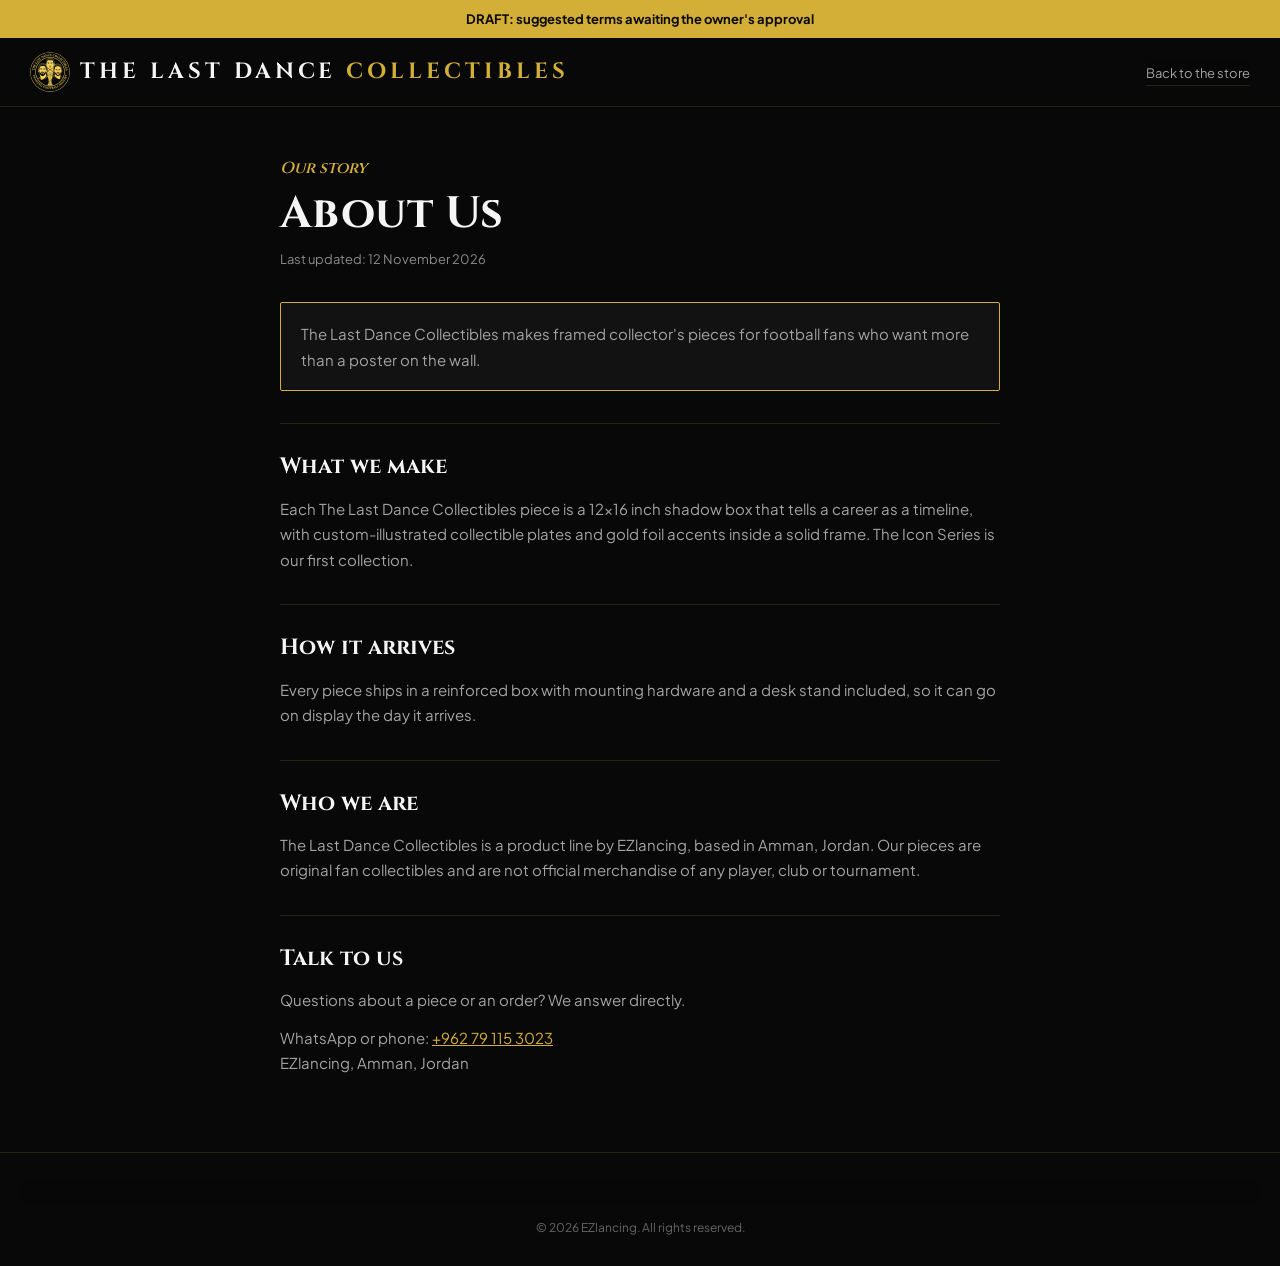
<file: about.html>
<!DOCTYPE html>
<html lang="en">
<head>
<meta charset="UTF-8"/>
<meta name="viewport" content="width=device-width, initial-scale=1.0"/>
<meta name="robots" content="noindex"/>
<meta name="description" content="About The Last Dance Collectibles: framed collector pieces for football fans, by EZlancing in Amman, Jordan."/>
<meta name="theme-color" content="#0a0a0a"/>
<title>About Us | The Last Dance Collectibles</title>
<link rel="icon" type="image/png" href="favicon.png"/>
<link rel="stylesheet" href="pages.css"/>
<link rel="stylesheet" href="theme.css"/>
</head>
<body>
<div class="draft-banner">DRAFT: suggested terms awaiting the owner's approval</div>
<header>
  <a class="wordmark" href="./"><img src="logo-mark.png" alt="" width="40" height="40" class="wordmark-logo"/>THE LAST DANCE <b>COLLECTIBLES</b></a>
  <nav><a href="./#ex-buy-section">Back to the store</a></nav>
</header>
<main>
  <p class="eyebrow">Our story</p>
  <h1>About Us</h1>
  <p class="updated">Last updated: 12 November 2026</p>
  <div class="summary">
    <p>The Last Dance Collectibles makes framed collector's pieces for football fans who want more than a poster on the wall.</p>
  </div>
  <h2>What we make</h2>
  <p>Each The Last Dance Collectibles piece is a 12×16 inch shadow box that tells a career as a timeline, with custom-illustrated collectible plates and gold foil accents inside a solid frame. The Icon Series is our first collection.</p>
  <h2>How it arrives</h2>
  <p>Every piece ships in a reinforced box with mounting hardware and a desk stand included, so it can go on display the day it arrives.</p>
  <h2>Who we are</h2>
  <p>The Last Dance Collectibles is a product line by EZlancing, based in Amman, Jordan. Our pieces are original fan collectibles and are not official merchandise of any player, club or tournament.</p>
  <h2>Talk to us</h2>
  <p>Questions about a piece or an order? We answer directly.</p>
<p>WhatsApp or phone: <a href="https://wa.me/962791153023" target="_blank" rel="noopener">+962 79 115 3023</a><br/>EZlancing, Amman, Jordan</p>
</main>
<footer>
  <nav><a href="about.html">About Us</a><a href="shipping.html">Shipping policy</a><a href="returns.html">Return and refund policy</a><a href="privacy.html">Privacy policy</a><a href="terms.html">Terms of service</a></nav>
  <p>© 2026 EZlancing. All rights reserved.</p>
</footer>
</body>
</html>
</file>
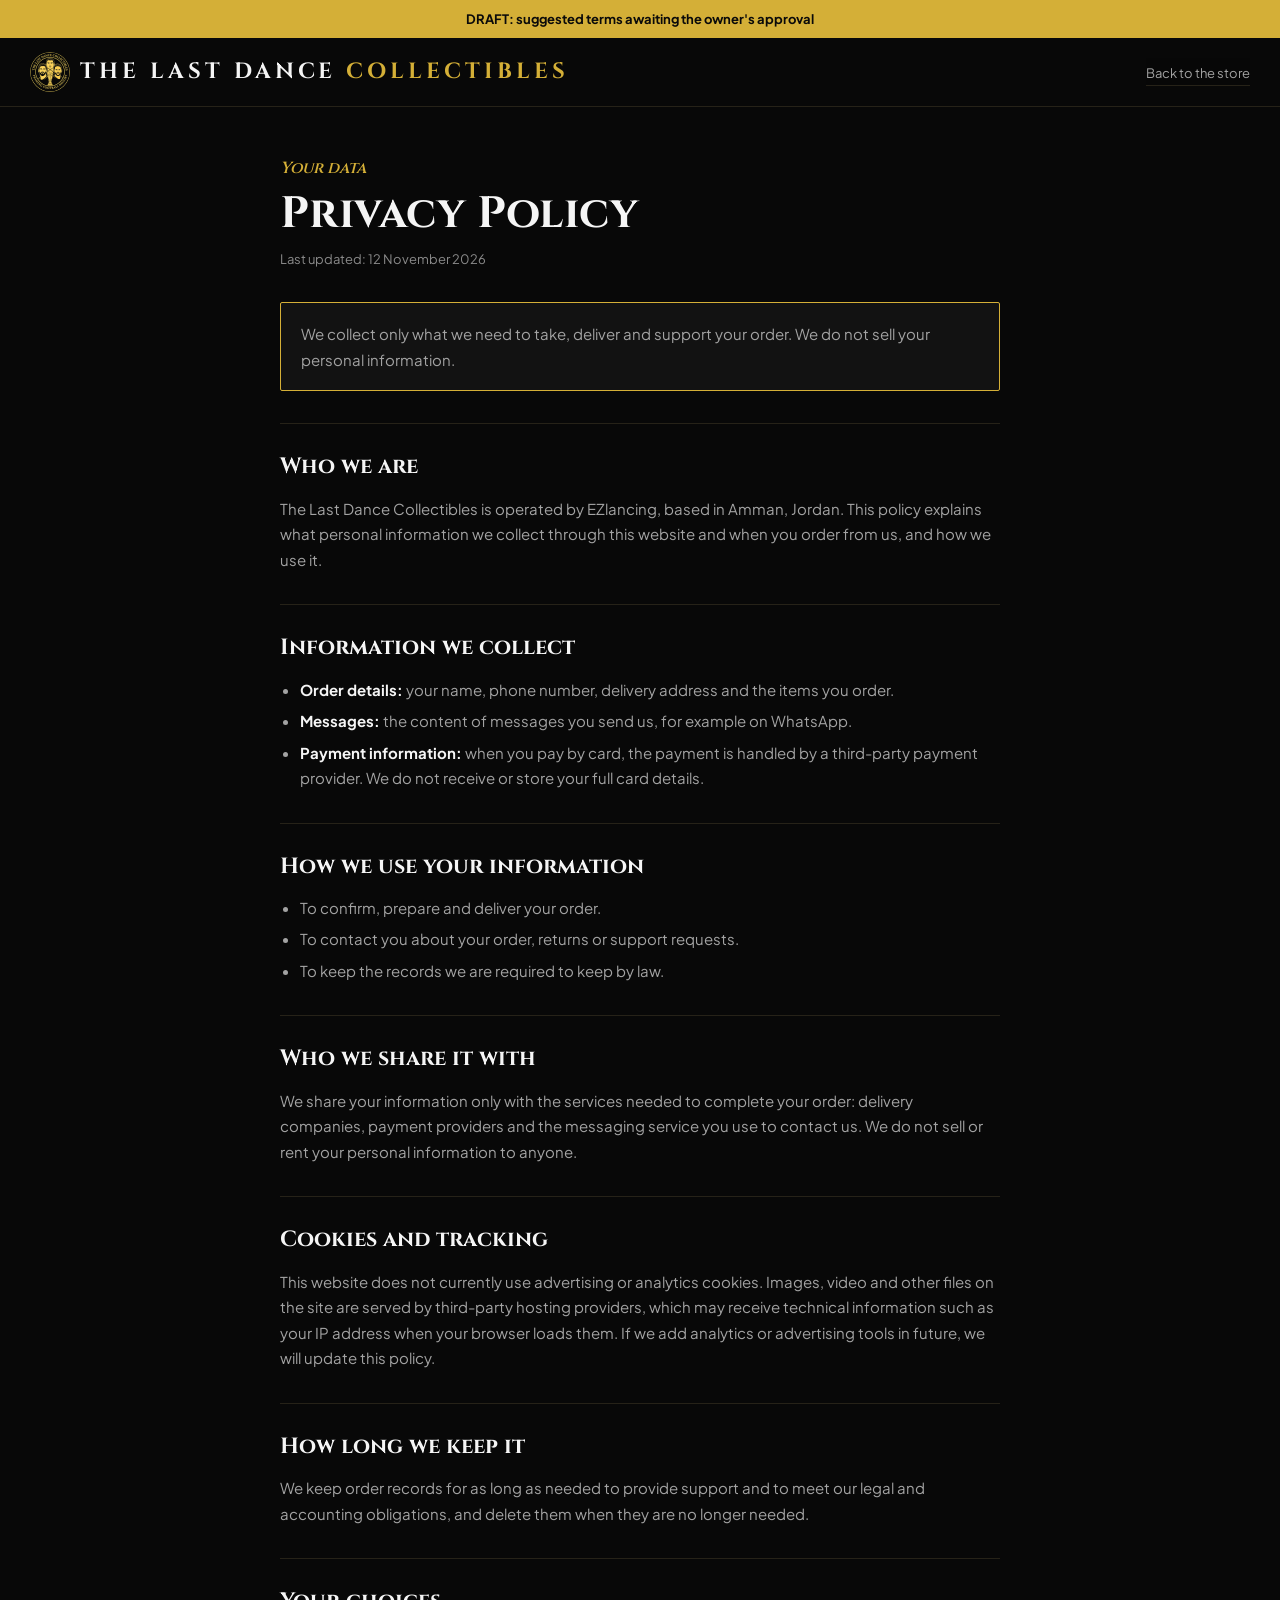
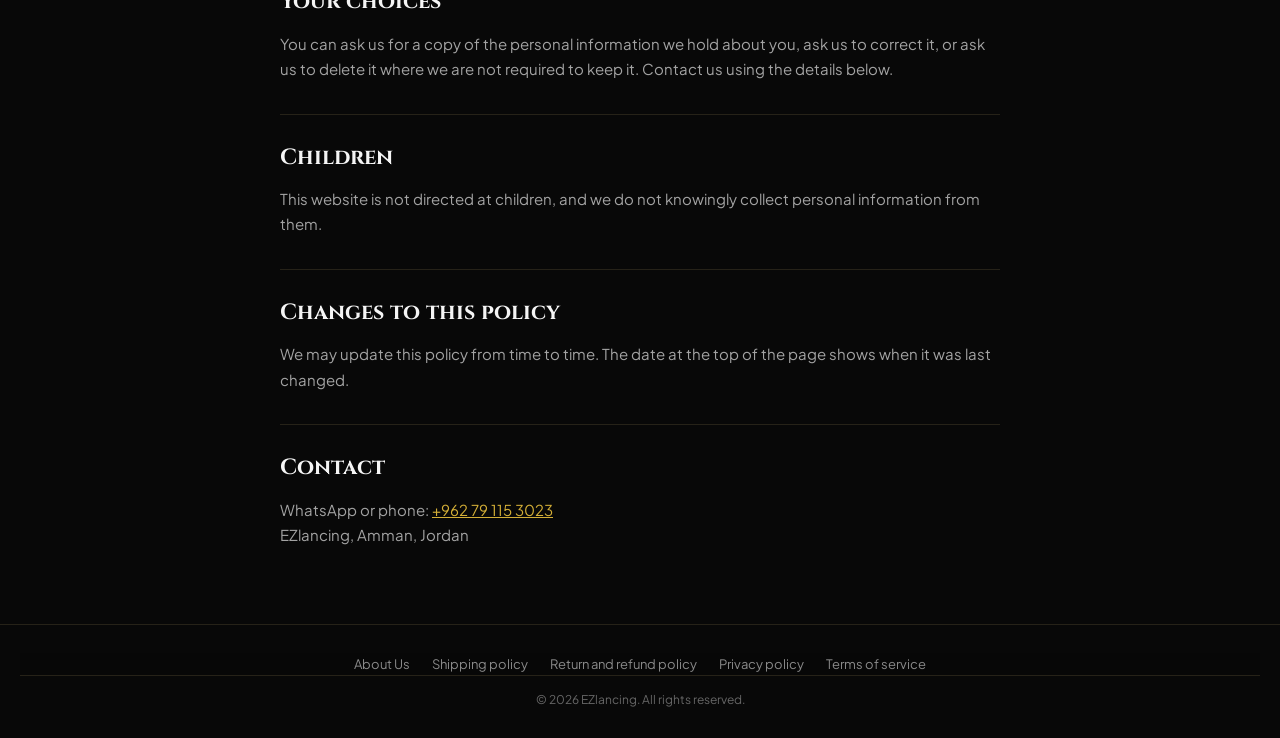
<file: privacy.html>
<!DOCTYPE html>
<html lang="en">
<head>
<meta charset="UTF-8"/>
<meta name="viewport" content="width=device-width, initial-scale=1.0"/>
<meta name="robots" content="noindex"/>
<meta name="description" content="The Last Dance Collectibles privacy policy: what information we collect, how we use it and your choices."/>
<meta name="theme-color" content="#0a0a0a"/>
<title>Privacy Policy | The Last Dance Collectibles</title>
<link rel="icon" type="image/png" href="favicon.png"/>
<link rel="stylesheet" href="pages.css"/>
<link rel="stylesheet" href="theme.css"/>
</head>
<body>
<div class="draft-banner">DRAFT: suggested terms awaiting the owner's approval</div>
<header>
  <a class="wordmark" href="./"><img src="logo-mark.png" alt="" width="40" height="40" class="wordmark-logo"/>THE LAST DANCE <b>COLLECTIBLES</b></a>
  <nav><a href="./#ex-buy-section">Back to the store</a></nav>
</header>
<main>
  <p class="eyebrow">Your data</p>
  <h1>Privacy Policy</h1>
  <p class="updated">Last updated: 12 November 2026</p>
  <div class="summary">
    <p>We collect only what we need to take, deliver and support your order. We do not sell your personal information.</p>
  </div>
  <h2>Who we are</h2>
  <p>The Last Dance Collectibles is operated by EZlancing, based in Amman, Jordan. This policy explains what personal information we collect through this website and when you order from us, and how we use it.</p>
  <h2>Information we collect</h2>
  <ul>
    <li><strong>Order details:</strong> your name, phone number, delivery address and the items you order.</li>
    <li><strong>Messages:</strong> the content of messages you send us, for example on WhatsApp.</li>
    <li><strong>Payment information:</strong> when you pay by card, the payment is handled by a third-party payment provider. We do not receive or store your full card details.</li>
  </ul>
  <h2>How we use your information</h2>
  <ul>
    <li>To confirm, prepare and deliver your order.</li>
    <li>To contact you about your order, returns or support requests.</li>
    <li>To keep the records we are required to keep by law.</li>
  </ul>
  <h2>Who we share it with</h2>
  <p>We share your information only with the services needed to complete your order: delivery companies, payment providers and the messaging service you use to contact us. We do not sell or rent your personal information to anyone.</p>
  <h2>Cookies and tracking</h2>
  <p>This website does not currently use advertising or analytics cookies. Images, video and other files on the site are served by third-party hosting providers, which may receive technical information such as your IP address when your browser loads them. If we add analytics or advertising tools in future, we will update this policy.</p>
  <h2>How long we keep it</h2>
  <p>We keep order records for as long as needed to provide support and to meet our legal and accounting obligations, and delete them when they are no longer needed.</p>
  <h2>Your choices</h2>
  <p>You can ask us for a copy of the personal information we hold about you, ask us to correct it, or ask us to delete it where we are not required to keep it. Contact us using the details below.</p>
  <h2>Children</h2>
  <p>This website is not directed at children, and we do not knowingly collect personal information from them.</p>
  <h2>Changes to this policy</h2>
  <p>We may update this policy from time to time. The date at the top of the page shows when it was last changed.</p>
  <h2>Contact</h2>
<p>WhatsApp or phone: <a href="https://wa.me/962791153023" target="_blank" rel="noopener">+962 79 115 3023</a><br/>EZlancing, Amman, Jordan</p>
</main>
<footer>
  <nav><a href="about.html">About Us</a><a href="shipping.html">Shipping policy</a><a href="returns.html">Return and refund policy</a><a href="privacy.html">Privacy policy</a><a href="terms.html">Terms of service</a></nav>
  <p>© 2026 EZlancing. All rights reserved.</p>
</footer>
</body>
</html>
</file>
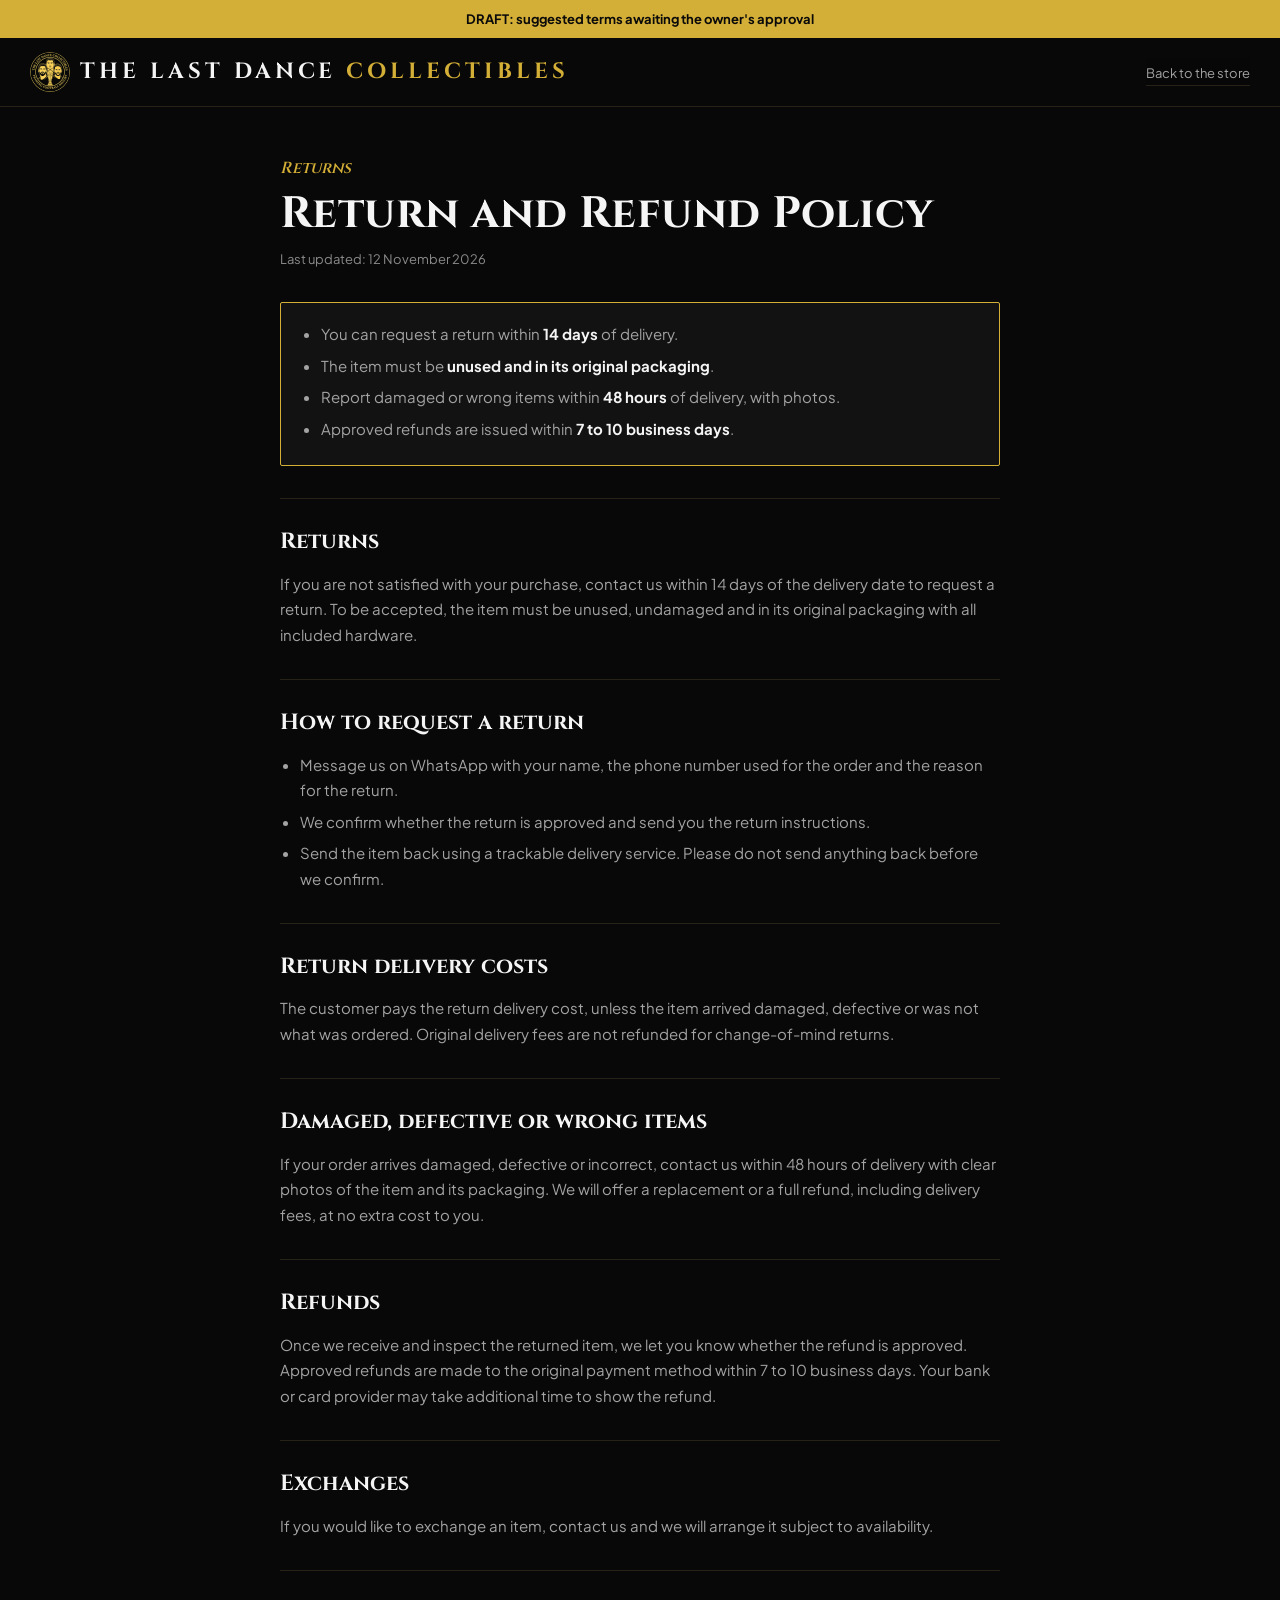
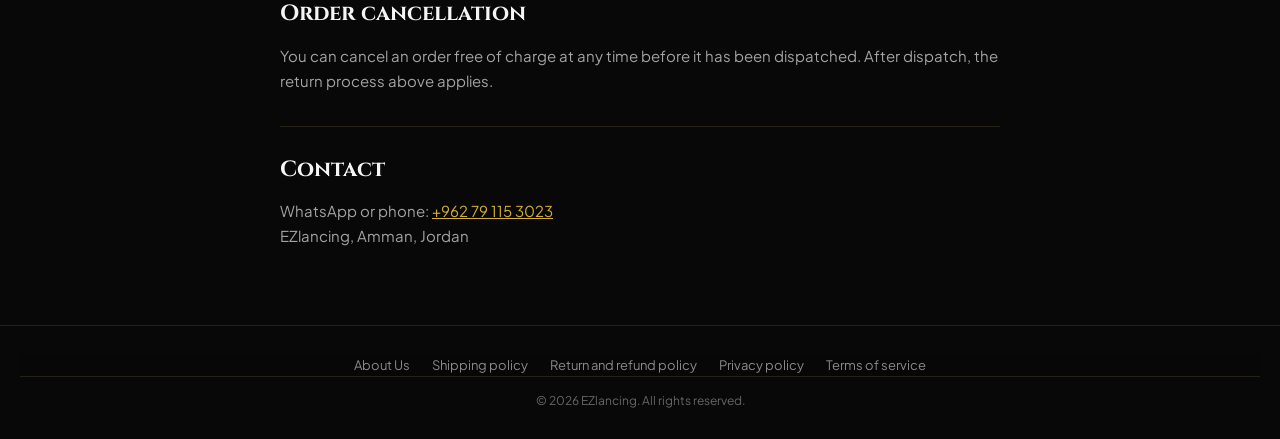
<file: returns.html>
<!DOCTYPE html>
<html lang="en">
<head>
<meta charset="UTF-8"/>
<meta name="viewport" content="width=device-width, initial-scale=1.0"/>
<meta name="robots" content="noindex"/>
<meta name="description" content="The Last Dance Collectibles return and refund policy: return window, conditions, damaged items and refunds."/>
<meta name="theme-color" content="#0a0a0a"/>
<title>Return and Refund Policy | The Last Dance Collectibles</title>
<link rel="icon" type="image/png" href="favicon.png"/>
<link rel="stylesheet" href="pages.css"/>
<link rel="stylesheet" href="theme.css"/>
</head>
<body>
<div class="draft-banner">DRAFT: suggested terms awaiting the owner's approval</div>
<header>
  <a class="wordmark" href="./"><img src="logo-mark.png" alt="" width="40" height="40" class="wordmark-logo"/>THE LAST DANCE <b>COLLECTIBLES</b></a>
  <nav><a href="./#ex-buy-section">Back to the store</a></nav>
</header>
<main>
  <p class="eyebrow">Returns</p>
  <h1>Return and Refund Policy</h1>
  <p class="updated">Last updated: 12 November 2026</p>
  <div class="summary">
    <ul>
      <li>You can request a return within <strong>14 days</strong> of delivery.</li>
      <li>The item must be <strong>unused and in its original packaging</strong>.</li>
      <li>Report damaged or wrong items within <strong>48 hours</strong> of delivery, with photos.</li>
      <li>Approved refunds are issued within <strong>7 to 10 business days</strong>.</li>
    </ul>
  </div>
  <h2>Returns</h2>
  <p>If you are not satisfied with your purchase, contact us within 14 days of the delivery date to request a return. To be accepted, the item must be unused, undamaged and in its original packaging with all included hardware.</p>
  <h2>How to request a return</h2>
  <ul>
    <li>Message us on WhatsApp with your name, the phone number used for the order and the reason for the return.</li>
    <li>We confirm whether the return is approved and send you the return instructions.</li>
    <li>Send the item back using a trackable delivery service. Please do not send anything back before we confirm.</li>
  </ul>
  <h2>Return delivery costs</h2>
  <p>The customer pays the return delivery cost, unless the item arrived damaged, defective or was not what was ordered. Original delivery fees are not refunded for change-of-mind returns.</p>
  <h2>Damaged, defective or wrong items</h2>
  <p>If your order arrives damaged, defective or incorrect, contact us within 48 hours of delivery with clear photos of the item and its packaging. We will offer a replacement or a full refund, including delivery fees, at no extra cost to you.</p>
  <h2>Refunds</h2>
  <p>Once we receive and inspect the returned item, we let you know whether the refund is approved. Approved refunds are made to the original payment method within 7 to 10 business days. Your bank or card provider may take additional time to show the refund.</p>
  <h2>Exchanges</h2>
  <p>If you would like to exchange an item, contact us and we will arrange it subject to availability.</p>
  <h2>Order cancellation</h2>
  <p>You can cancel an order free of charge at any time before it has been dispatched. After dispatch, the return process above applies.</p>
  <h2>Contact</h2>
<p>WhatsApp or phone: <a href="https://wa.me/962791153023" target="_blank" rel="noopener">+962 79 115 3023</a><br/>EZlancing, Amman, Jordan</p>
</main>
<footer>
  <nav><a href="about.html">About Us</a><a href="shipping.html">Shipping policy</a><a href="returns.html">Return and refund policy</a><a href="privacy.html">Privacy policy</a><a href="terms.html">Terms of service</a></nav>
  <p>© 2026 EZlancing. All rights reserved.</p>
</footer>
</body>
</html>
</file>
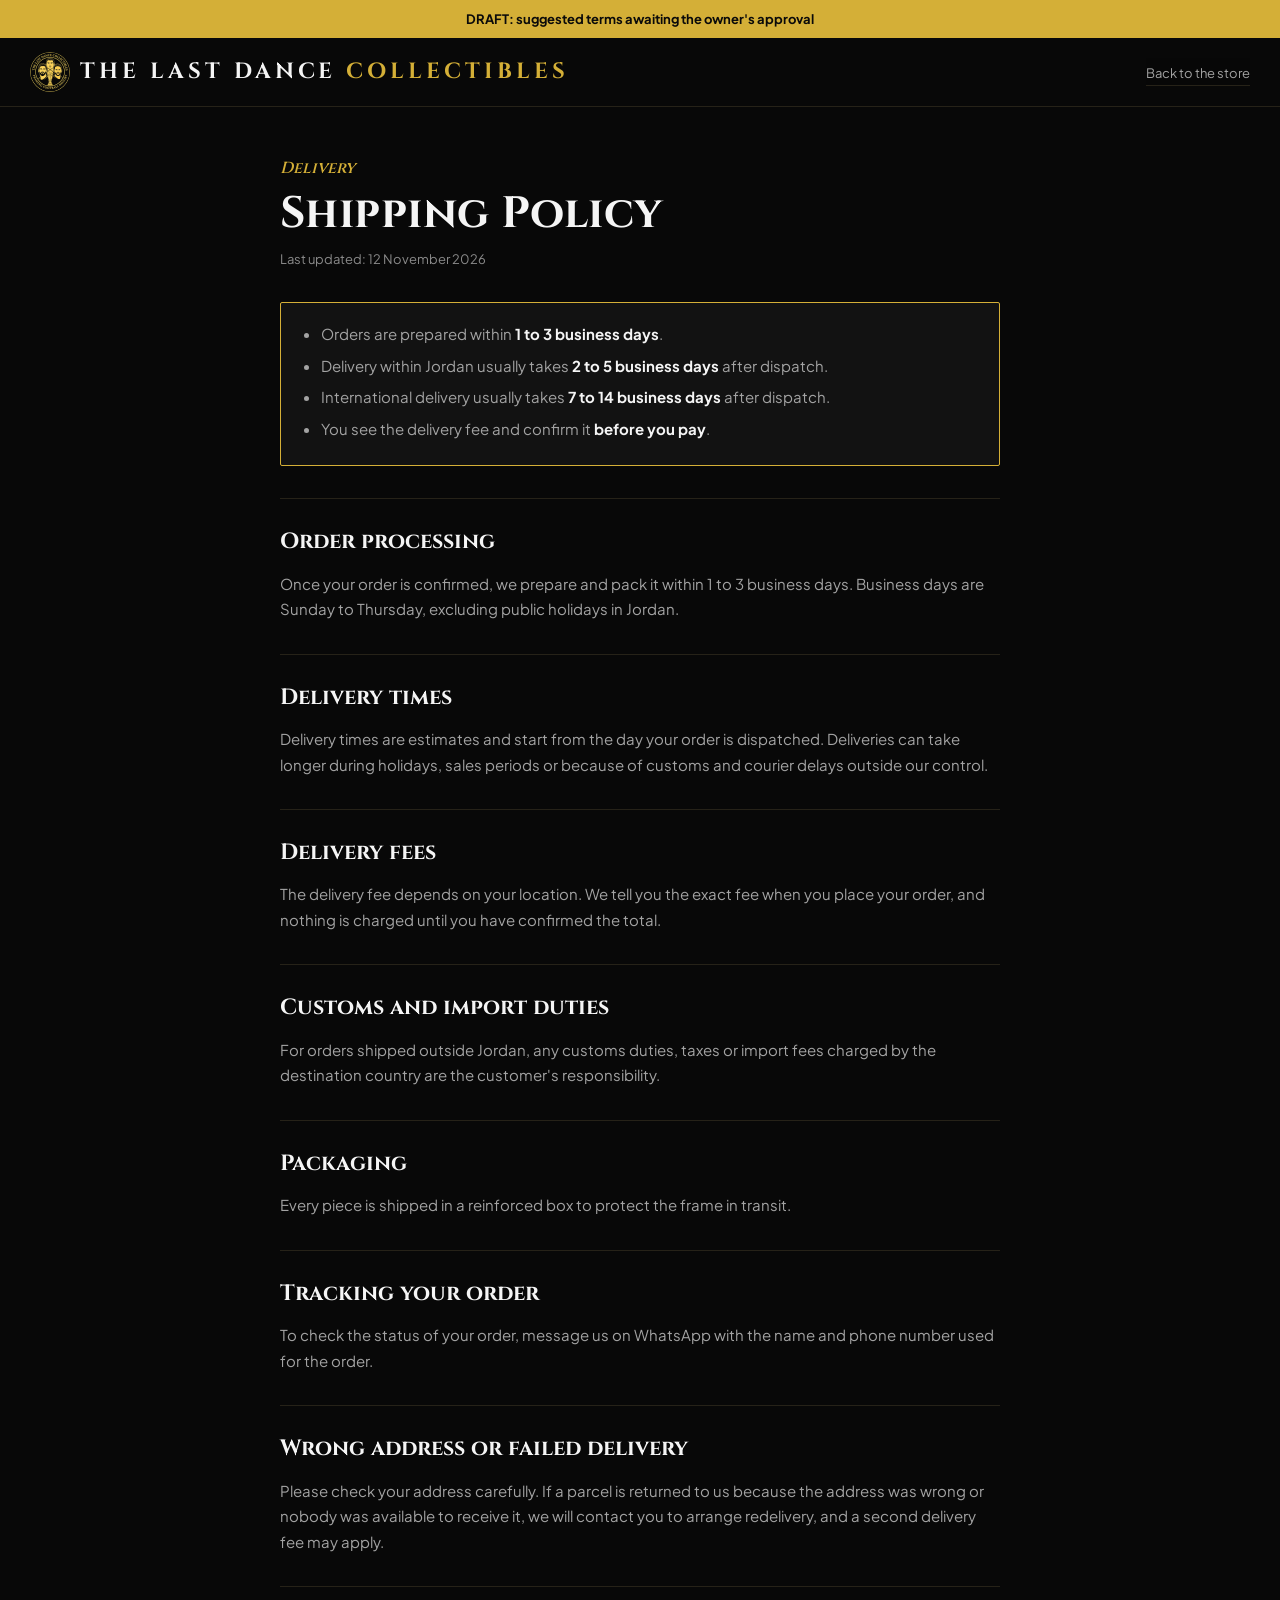
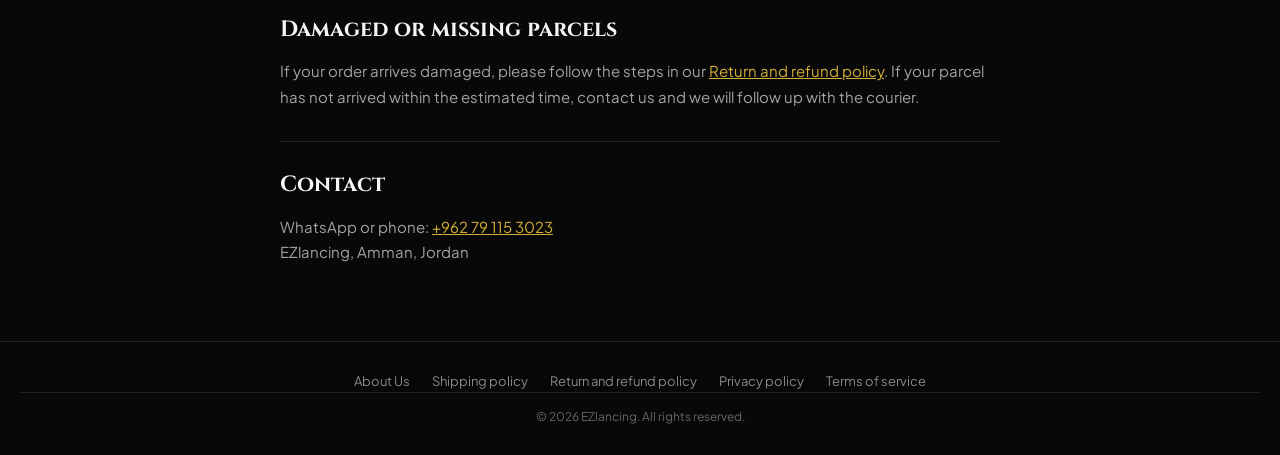
<file: shipping.html>
<!DOCTYPE html>
<html lang="en">
<head>
<meta charset="UTF-8"/>
<meta name="viewport" content="width=device-width, initial-scale=1.0"/>
<meta name="robots" content="noindex"/>
<meta name="description" content="The Last Dance Collectibles shipping policy: processing times, delivery estimates, fees and tracking."/>
<meta name="theme-color" content="#0a0a0a"/>
<title>Shipping Policy | The Last Dance Collectibles</title>
<link rel="icon" type="image/png" href="favicon.png"/>
<link rel="stylesheet" href="pages.css"/>
<link rel="stylesheet" href="theme.css"/>
</head>
<body>
<div class="draft-banner">DRAFT: suggested terms awaiting the owner's approval</div>
<header>
  <a class="wordmark" href="./"><img src="logo-mark.png" alt="" width="40" height="40" class="wordmark-logo"/>THE LAST DANCE <b>COLLECTIBLES</b></a>
  <nav><a href="./#ex-buy-section">Back to the store</a></nav>
</header>
<main>
  <p class="eyebrow">Delivery</p>
  <h1>Shipping Policy</h1>
  <p class="updated">Last updated: 12 November 2026</p>
  <div class="summary">
    <ul>
      <li>Orders are prepared within <strong>1 to 3 business days</strong>.</li>
      <li>Delivery within Jordan usually takes <strong>2 to 5 business days</strong> after dispatch.</li>
      <li>International delivery usually takes <strong>7 to 14 business days</strong> after dispatch.</li>
      <li>You see the delivery fee and confirm it <strong>before you pay</strong>.</li>
    </ul>
  </div>
  <h2>Order processing</h2>
  <p>Once your order is confirmed, we prepare and pack it within 1 to 3 business days. Business days are Sunday to Thursday, excluding public holidays in Jordan.</p>
  <h2>Delivery times</h2>
  <p>Delivery times are estimates and start from the day your order is dispatched. Deliveries can take longer during holidays, sales periods or because of customs and courier delays outside our control.</p>
  <h2>Delivery fees</h2>
  <p>The delivery fee depends on your location. We tell you the exact fee when you place your order, and nothing is charged until you have confirmed the total.</p>
  <h2>Customs and import duties</h2>
  <p>For orders shipped outside Jordan, any customs duties, taxes or import fees charged by the destination country are the customer's responsibility.</p>
  <h2>Packaging</h2>
  <p>Every piece is shipped in a reinforced box to protect the frame in transit.</p>
  <h2>Tracking your order</h2>
  <p>To check the status of your order, message us on WhatsApp with the name and phone number used for the order.</p>
  <h2>Wrong address or failed delivery</h2>
  <p>Please check your address carefully. If a parcel is returned to us because the address was wrong or nobody was available to receive it, we will contact you to arrange redelivery, and a second delivery fee may apply.</p>
  <h2>Damaged or missing parcels</h2>
  <p>If your order arrives damaged, please follow the steps in our <a href="returns.html">Return and refund policy</a>. If your parcel has not arrived within the estimated time, contact us and we will follow up with the courier.</p>
  <h2>Contact</h2>
<p>WhatsApp or phone: <a href="https://wa.me/962791153023" target="_blank" rel="noopener">+962 79 115 3023</a><br/>EZlancing, Amman, Jordan</p>
</main>
<footer>
  <nav><a href="about.html">About Us</a><a href="shipping.html">Shipping policy</a><a href="returns.html">Return and refund policy</a><a href="privacy.html">Privacy policy</a><a href="terms.html">Terms of service</a></nav>
  <p>© 2026 EZlancing. All rights reserved.</p>
</footer>
</body>
</html>
</file>
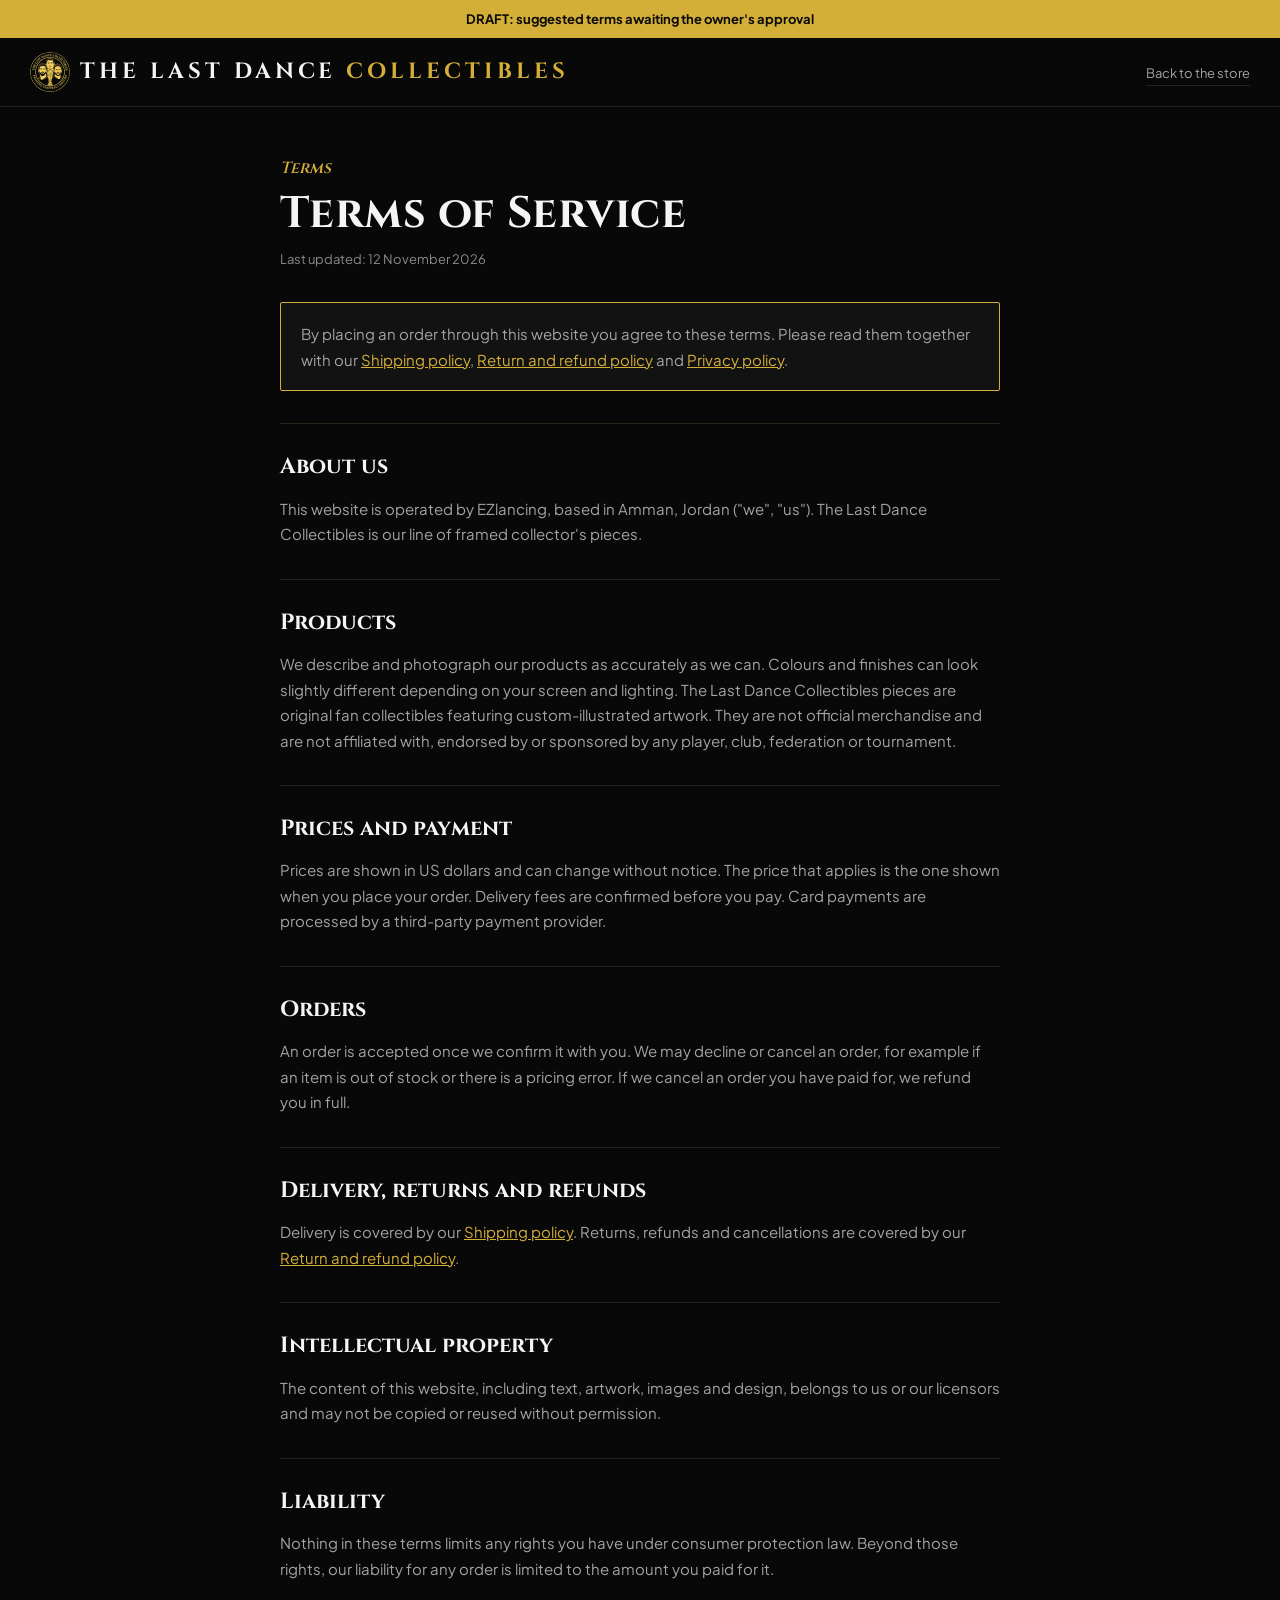
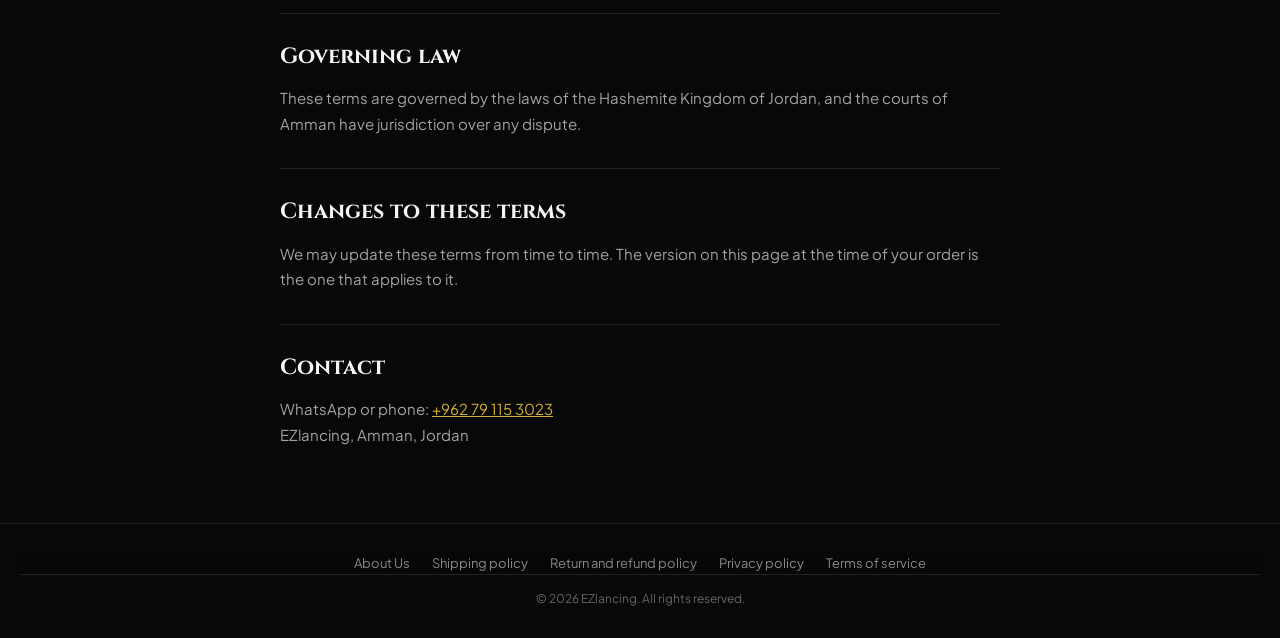
<file: terms.html>
<!DOCTYPE html>
<html lang="en">
<head>
<meta charset="UTF-8"/>
<meta name="viewport" content="width=device-width, initial-scale=1.0"/>
<meta name="robots" content="noindex"/>
<meta name="description" content="The Last Dance Collectibles terms of service: products, prices, orders, liability and governing law."/>
<meta name="theme-color" content="#0a0a0a"/>
<title>Terms of Service | The Last Dance Collectibles</title>
<link rel="icon" type="image/png" href="favicon.png"/>
<link rel="stylesheet" href="pages.css"/>
<link rel="stylesheet" href="theme.css"/>
</head>
<body>
<div class="draft-banner">DRAFT: suggested terms awaiting the owner's approval</div>
<header>
  <a class="wordmark" href="./"><img src="logo-mark.png" alt="" width="40" height="40" class="wordmark-logo"/>THE LAST DANCE <b>COLLECTIBLES</b></a>
  <nav><a href="./#ex-buy-section">Back to the store</a></nav>
</header>
<main>
  <p class="eyebrow">Terms</p>
  <h1>Terms of Service</h1>
  <p class="updated">Last updated: 12 November 2026</p>
  <div class="summary">
    <p>By placing an order through this website you agree to these terms. Please read them together with our <a href="shipping.html">Shipping policy</a>, <a href="returns.html">Return and refund policy</a> and <a href="privacy.html">Privacy policy</a>.</p>
  </div>
  <h2>About us</h2>
  <p>This website is operated by EZlancing, based in Amman, Jordan ("we", "us"). The Last Dance Collectibles is our line of framed collector's pieces.</p>
  <h2>Products</h2>
  <p>We describe and photograph our products as accurately as we can. Colours and finishes can look slightly different depending on your screen and lighting. The Last Dance Collectibles pieces are original fan collectibles featuring custom-illustrated artwork. They are not official merchandise and are not affiliated with, endorsed by or sponsored by any player, club, federation or tournament.</p>
  <h2>Prices and payment</h2>
  <p>Prices are shown in US dollars and can change without notice. The price that applies is the one shown when you place your order. Delivery fees are confirmed before you pay. Card payments are processed by a third-party payment provider.</p>
  <h2>Orders</h2>
  <p>An order is accepted once we confirm it with you. We may decline or cancel an order, for example if an item is out of stock or there is a pricing error. If we cancel an order you have paid for, we refund you in full.</p>
  <h2>Delivery, returns and refunds</h2>
  <p>Delivery is covered by our <a href="shipping.html">Shipping policy</a>. Returns, refunds and cancellations are covered by our <a href="returns.html">Return and refund policy</a>.</p>
  <h2>Intellectual property</h2>
  <p>The content of this website, including text, artwork, images and design, belongs to us or our licensors and may not be copied or reused without permission.</p>
  <h2>Liability</h2>
  <p>Nothing in these terms limits any rights you have under consumer protection law. Beyond those rights, our liability for any order is limited to the amount you paid for it.</p>
  <h2>Governing law</h2>
  <p>These terms are governed by the laws of the Hashemite Kingdom of Jordan, and the courts of Amman have jurisdiction over any dispute.</p>
  <h2>Changes to these terms</h2>
  <p>We may update these terms from time to time. The version on this page at the time of your order is the one that applies to it.</p>
  <h2>Contact</h2>
<p>WhatsApp or phone: <a href="https://wa.me/962791153023" target="_blank" rel="noopener">+962 79 115 3023</a><br/>EZlancing, Amman, Jordan</p>
</main>
<footer>
  <nav><a href="about.html">About Us</a><a href="shipping.html">Shipping policy</a><a href="returns.html">Return and refund policy</a><a href="privacy.html">Privacy policy</a><a href="terms.html">Terms of service</a></nav>
  <p>© 2026 EZlancing. All rights reserved.</p>
</footer>
</body>
</html>
</file>
<file: pages.css>
:root{
  --bg:#080808;--surface:#121212;--border:#262218;
  --heading:#f5efe0;--text:#ebe5d6;--muted:#bdb6a4;--subtle:#8f8878;--faint:#6f695c;
  --gold:#c9a54a;--on-gold:#17130a;
  --display:'Cinzel','Didot','Bodoni MT',Georgia,serif;
  --body:'Plus Jakarta Sans','Helvetica Neue',Arial,sans-serif;
}
*{box-sizing:border-box;margin:0;padding:0}
body{font-family:var(--body);-webkit-font-smoothing:antialiased;background:var(--bg);color:var(--text);line-height:1.7}
a{color:var(--gold)}
.draft-banner{background:var(--gold);color:var(--on-gold);text-align:center;padding:8px 16px;font-size:13px;font-weight:700}
header{display:flex;align-items:center;justify-content:space-between;padding:14px 30px;border-bottom:1px solid var(--border)}
.wordmark{font-family:var(--display);font-size:22px;font-weight:700;letter-spacing:.14em;color:var(--heading);text-decoration:none}
.wordmark b{color:var(--gold)}
header nav a{font-size:13px;color:var(--muted);text-decoration:none}
header nav a:hover{color:var(--heading)}
main{max-width:760px;margin:0 auto;padding:48px 20px 64px}
.eyebrow{font-family:var(--display);font-style:italic;font-size:16px;color:var(--gold);margin-bottom:6px}
h1{font-family:var(--display);font-size:clamp(30px,5vw,44px);font-weight:600;letter-spacing:-.01em;color:var(--heading);line-height:1.2;margin-bottom:8px}
.updated{font-size:13px;color:var(--subtle);margin-bottom:32px}
h2{font-family:var(--display);font-size:22px;font-weight:600;color:var(--heading);margin:32px 0 10px;padding-top:24px;border-top:1px solid var(--border)}
p,li{font-size:15px;color:var(--muted)}
p{margin-bottom:12px}
ul{margin:0 0 12px 20px}
li{margin-bottom:6px}
strong{color:var(--heading)}
.summary{background:var(--surface);border:1px solid var(--border);border:1px solid var(--gold);border-radius:2px;padding:18px 20px;margin-bottom:8px}
.summary p:last-child,.summary ul:last-child{margin-bottom:0}
footer{border-top:1px solid var(--border);padding:28px 20px;text-align:center}
footer nav{display:flex;flex-wrap:wrap;justify-content:center;gap:8px 22px;margin-bottom:14px}
footer nav a{font-size:13px;color:var(--subtle);text-decoration:none}
footer nav a:hover{color:var(--heading)}
footer p{font-size:12px;color:var(--faint);margin:0}
</file>
<file: theme.css>
/* The Last Dance Collectibles theme: loaded last, so it changes colour, type and button treatment only.
   The frame images, the CR7 video and all scripts are left as they are. */
@font-face{font-family:'Cinzel';src:url('fonts/cinzel-latin-600-normal.woff2') format('woff2');font-weight:600;font-style:normal;font-display:swap}
@font-face{font-family:'Cinzel';src:url('fonts/cinzel-latin-700-normal.woff2') format('woff2');font-weight:700;font-style:normal;font-display:swap}
@font-face{font-family:'Plus Jakarta Sans';src:url('fonts/plus-jakarta-sans-latin-wght-normal.woff2') format('woff2');font-weight:200 800;font-style:normal;font-display:swap}

:root{
  --bg:#080808;--surface:#121212;--surface-2:#181818;
  --border:#262218;--border-strong:#3a3322;
  --heading:#f5f5f5;--text:#f5f5f5;--muted:#a3a3a3;--subtle:#8a8a8a;--faint:#666;
  --gold:#d4af37;--gold-light:#f3e5ab;--on-gold:#0a0a0a;
  --crimson:#9e1b22;
  --display:'Cinzel',Georgia,serif;
  --body:'Plus Jakarta Sans',system-ui,sans-serif;
  --gold-metal:linear-gradient(135deg,#e5c76b 0%,#d4af37 50%,#b58e22 100%);
  --gold-metal-hover:linear-gradient(135deg,#f3e5ab 0%,#dfbd4b 50%,#c59b27 100%);
  --glow:0 0 60px -15px rgba(212,175,55,.25);
}

body{font-family:var(--body);background:var(--bg);color:var(--text)}
h1,h2,h3,.hero-headline,.section-title,.content-text h3,.step-title,.product-title,.wordmark,.more-card-title{font-family:var(--display);color:var(--heading)}
h1,.hero-headline{font-weight:700;letter-spacing:.01em;line-height:1.18}
h2,h3,.section-title,.content-text h3{font-weight:700}
.wordmark{font-weight:700;letter-spacing:.18em}
.wordmark b{color:var(--gold)}
.price-new,.more-card-price{font-family:var(--body);font-weight:800;color:var(--heading)}

/* labels: small tracked gold capitals, as in the reference design */
.section-eyebrow,.hero-sub{font-family:var(--body);font-style:normal;font-size:11px;font-weight:700;letter-spacing:.24em;text-transform:uppercase;color:var(--gold)}
.hero-sub{color:var(--gold-light)}

/* navigation and top strip */
nav{background:rgba(8,8,8,.86);backdrop-filter:blur(16px);-webkit-backdrop-filter:blur(16px);border-bottom:1px solid var(--border)}
.topbar{background:var(--surface);border-bottom:1px solid var(--border);color:var(--muted)}
.countdown-banner{background:#100e09;color:var(--gold-light);border-bottom:1px solid rgba(212,175,55,.45);font-family:var(--body);font-weight:700;letter-spacing:.16em}
.timer-block{background:var(--surface-2);border:1px solid var(--border);border-radius:8px;color:var(--heading)}

/* gold metallic actions */
.hero-cta-btn,.order-btn,.final-cta a,.more-card button{background:var(--gold-metal);color:var(--on-gold);border-radius:12px;font-family:var(--body);font-weight:800;letter-spacing:.14em;text-transform:uppercase;box-shadow:var(--glow)}
.hero-cta-btn:hover,.order-btn:hover,.final-cta a:hover,.more-card button:hover{background:var(--gold-metal-hover)}
.order-btn:disabled,.more-card button:disabled{background:var(--surface-2);color:var(--subtle);box-shadow:none}
a[style*="var(--gold)"]{background:var(--gold-metal)!important;color:var(--on-gold)!important;border-radius:12px!important;letter-spacing:.14em;text-transform:uppercase;font-weight:800!important}
a:focus-visible,button:focus-visible{outline:2px solid var(--gold-light);outline-offset:3px}

/* purchase panel and cards */
#ex-buy-section{background:var(--surface);border:1px solid var(--border);border-radius:16px;box-shadow:0 30px 70px -10px rgba(0,0,0,.92)}
.badge{background:var(--surface-2);border:1px solid var(--border);border-radius:20px;color:var(--gold)}
.price-badge{background:var(--crimson);color:#fff;border-radius:6px}
.feat-card,.review-card,.more-card,.pkg-item,.commit-item{background:var(--surface);border:1px solid var(--border);border-radius:16px}
.feat-card:hover,.more-card:hover{border-color:rgba(212,175,55,.5)}
.review-verified{color:var(--gold)}
.load-more-btn{background:transparent;border:1px solid var(--border-strong);border-radius:12px;color:var(--muted)}
.load-more-btn:hover{border-color:var(--gold);color:var(--gold)}

/* longer brand name: keep the header on one line */
.wordmark{white-space:nowrap}
.nav-icons a{white-space:nowrap}
@media (max-width:600px){
  .wordmark{white-space:normal;font-size:14px;line-height:1.25;letter-spacing:.08em;max-width:62vw}
  .nav-icons{flex-shrink:0}
}

/* Homepage layout: two columns on desktop, stacked on phones (matches the design file) */
.hero{display:grid;grid-template-columns:1fr 1fr;gap:48px;align-items:center;text-align:left;max-width:1200px;margin:0 auto;padding:56px 24px 24px;background:none}
.hero-copy{min-width:0}
.hero-logo{max-width:280px;margin-bottom:16px}
.hero-sub{margin-bottom:14px}
.hero-headline{max-width:none;margin:0 0 16px}
.hero-desc{max-width:none;margin:0 0 18px}
.hero-cta-btn{margin-bottom:22px}
.hero-media .hero-video-wrap{max-width:none;margin:0}
.buy-grid{display:grid;grid-template-columns:7fr 5fr;gap:40px;max-width:1200px;margin:0 auto;padding:24px;align-items:start}
.buy-left .gallery-section{max-width:none;padding:0}
.buy-left .rating-bar{text-align:left;padding:12px 0 0}
.buy-right #ex-buy-section{max-width:none;margin:0;position:sticky;top:110px}
@media (max-width:900px){
  .hero{grid-template-columns:1fr;text-align:center;gap:28px;padding:36px 20px 12px}
  .hero-copy{text-align:center}
  .hero-headline,.hero-desc{margin-left:auto;margin-right:auto}
  .buy-grid{grid-template-columns:1fr;gap:24px;padding:16px 20px}
  .buy-right #ex-buy-section{position:static}
  .buy-left .rating-bar{text-align:center}
}
.hero{grid-template-columns:minmax(0,1fr) minmax(0,1fr)}
.hero-media{min-width:0;overflow:hidden}
.hero-media video{width:100%;height:auto;max-height:70vh;object-fit:cover}
.buy-grid{grid-template-columns:minmax(0,7fr) minmax(0,5fr)}
.wordmark{display:inline-flex;align-items:center;gap:10px}
.wordmark-logo{width:40px;height:40px;border-radius:50%;flex-shrink:0}
</file>
